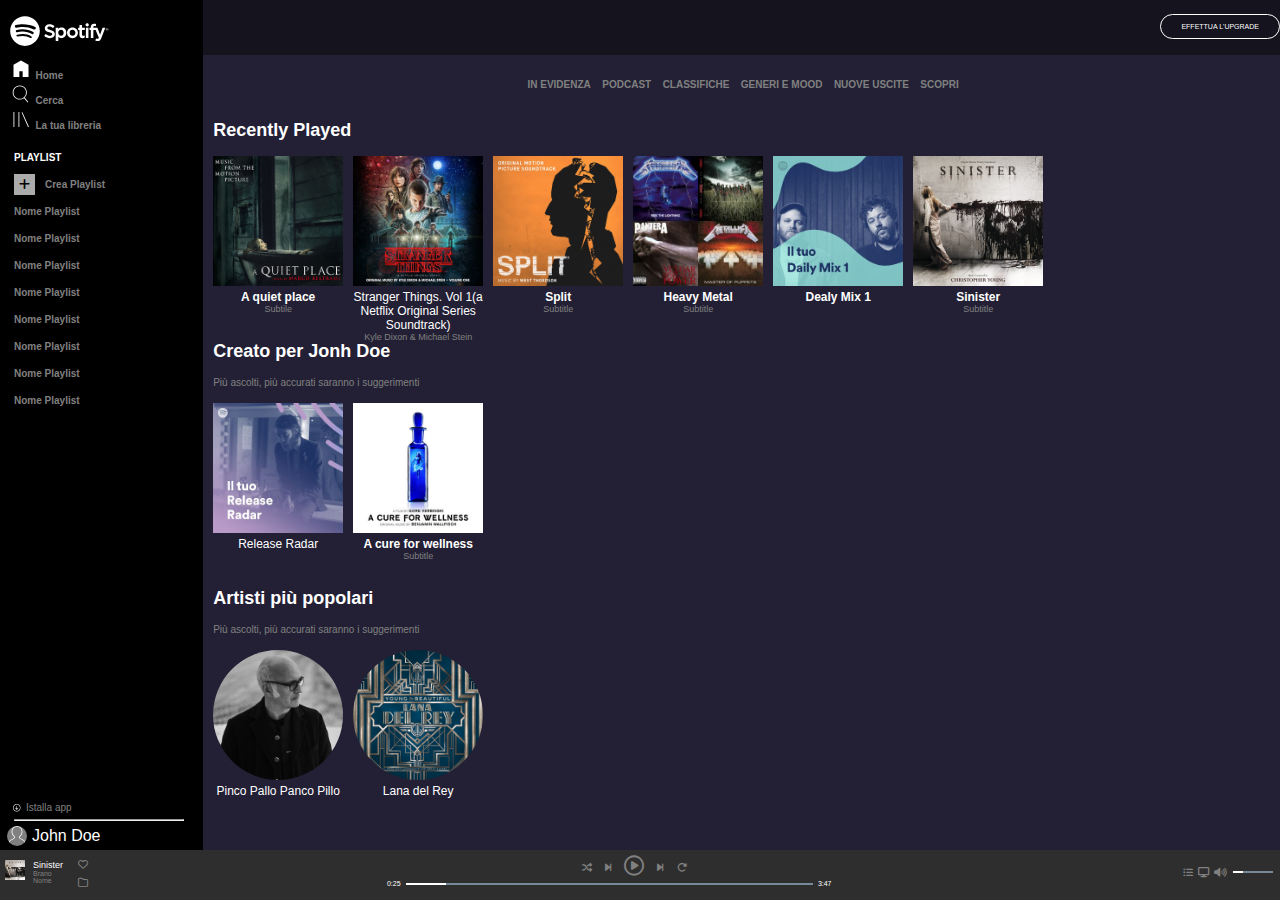
<file: index.html>
<!DOCTYPE html>
<html lang="it">
<head>
    <meta charset="UTF-8">
    <meta name="viewport" content="width=device-width, initial-scale=1.0">
    <title>Spotify</title>
    <link rel="stylesheet" href="https://cdnjs.cloudflare.com/ajax/libs/font-awesome/6.7.2/css/all.min.css" integrity="sha512-Evv84Mr4kqVGRNSgIGL/F/aIDqQb7xQ2vcrdIwxfjThSH8CSR7PBEakCr51Ck+w+/U6swU2Im1vVX0SVk9ABhg==" crossorigin="anonymous" referrerpolicy="no-referrer" />
    <link rel="stylesheet" href="./css/style.css">
    <meta name="viewport" content="width=device-width, initial-scale=1.0">
</head>
<body>
    <main>
        <!------------- Sidebar -------------->
        <div id="sidebar">
            <div class="row-s-t">
                <div class="col-s"><i class="fa-brands fa-spotify fa-lg" style="color: hwb(0 100% 0%);"></i></div>
                <div class="logoprinc"><img src="./img/logo.svg" alt=""></div>
                <div class="col-s"><img src="./img/home.svg" alt="">
                    <div class="menù">Home</div>
                </div>
                <div class="col-s"><img src="./img/search.svg" alt="">
                    <div class="menù">Cerca</div>
                </div>
                <div class="col-s"><img src="./img/libreria.svg" alt="">
                    <div class="menù">La tua libreria</div>
                </div>
                <div class="col-s-playlist">
                    <div class="playlist">PLAYLIST</div>
                    <div class="piùpiù"><span class="più"><i class="fa-solid fa-plus fa-lg" style="color: hsl(0, 0%, 0%);"></i></span>Crea Playlist</div>
                    <div class="np">Nome Playlist</div>
                    <div class="np">Nome Playlist</div>
                    <div class="np">Nome Playlist</div>
                    <div class="np">Nome Playlist</div>
                    <div class="np">Nome Playlist</div>
                    <div class="np">Nome Playlist</div>
                    <div class="np">Nome Playlist</div>
                    <div class="np">Nome Playlist</div>
                </div>
            </div>
            <div class="row-s-d">
                <div class="col-s-d"><img src="./img/profile.svg" alt=""><span class="underside-t">John Doe</span></div>
                <hr>
                <div class="col-s-d"><img src="./img/download.svg" alt=""><span class="underside-d">Istalla app</span></div>
            </div>
        </div>
        <!----------contenuto main------------>
        <div class="content">
            <header>
                <div class="row-h">
                    <div class="col-h">
                        <span class="btn">EFFETTUA L'UPGRADE</span>
                        <span class="btn-big">EFFETTUA L'UPGRADE</span>
                    </div>
                </div>
            </header>
            <div class="listacat">
                <ul>
                    <li class="listgrey"><b>IN EVIDENZA</b></li>                   
                    <li class="listgrey"><b>PODCAST</b></li>
                    <li class="listgrey"><b>CLASSIFICHE</b></li>
                    <li class="listgrey"><b>GENERI E MOOD</b></li>
                    <li class="listgrey"><b>NUOVE USCITE</b></li>
                    <li class="listgrey"><b>SCOPRI</b></li>
                    <li class="listwhite"><b>IN EVIDENZA</b></li>                   
                    <li class="listwhite"><b>PODCAST</b></li>
                    <li class="listwhite"><b>CLASSIFICHE</b></li>
                    <li class="listwhite"><b>GENERI E MOOD</b></li>
                    <li class="listwhite"><b>NUOVE USCITE</b></li>
                    <li class="listwhite"><b>SCOPRI</b></li>
                </ul>
            </div>
            <div class="titolocat"><b>Recently Played</b></div>
            <div class="row-m">
                <div class="col-m">
                    <div class="square"><img src="./img/album1.jpeg" alt="song1">
                        <div class="songtitle"><b>A quiet place</b></div>
                        <div class="subtitle">Subtile</div>
                    </div>
                    <div class="square"><img src="./img/album10.jpeg" alt="song8">
                        <div class="songtitle">Stranger Things. Vol 1(a Netflix Original Series Soundtrack)</div>
                        <div class="subtitle">Kyle Dixon & Michael Stein</div>
                    </div>
                    <div class="square"><img src="./img/album9.jpeg" alt="song3">
                        <div class="songtitle"><b>Split</b></div>
                        <div class="subtitle">Subtitle</div>
                    </div>
                    <div class="square"><img src="./img/album4.jpg" alt="song4">
                        <div class="songtitle"><b>Heavy Metal</b></div>
                        <div class="subtitle">Subtitle</div>
                    </div>
                    <div class="square"><img src="./img/album5.jpeg" alt="song5">
                        <div class="songtitle"><b>Dealy Mix 1</b></div>
                    </div>
                    <div class="square"><img src="./img/footerimg.jpeg" alt="song6">
                        <div class="songtitle"><b>Sinister</b></div>
                        <div class="subtitle">Subtitle</div>
                    </div>
                </div>
            </div>
            <div class="titolocat"><b>Creato per Jonh Doe</b></div>
            <div class="sottotit">Più ascolti, più accurati saranno i suggerimenti</div>
            <div class="row-m">
                <div class="col-m">
                    <div class="square"><img src="./img/album7.jpeg" alt="song7">
                        <div class="songtitle">Release Radar</div>
                    </div>
                    <div class="square"><img src="./img/album2.jpeg" alt="song2">
                        <div class="songtitle"><b>A cure for wellness</b></div>
                        <div class="subtitle">Subtitle</div>
                    </div>
                </div>
            </div>
            <div class="titolocat"><b>Artisti più popolari</b></div>
            <div class="sottotit">Più ascolti, più accurati saranno i suggerimenti</div>
            <div class="row-m">
                <div class="col-m">
                    <div class="square"><img class="bdradius" src="./img/album3.jpeg" alt="artista1">
                        <div class="songtitle">Pinco Pallo Panco Pillo</div>
                    </div>
                    <div class="square"><img class="bdradius" src="./img/album11.jpeg" alt="artista2">
                        <div class="songtitle">Lana del Rey</div>                        
                    </div>
                </div>
            </div>
        </div>
    </main>
        <!--------------footer -------------->
    <footer>
        <div class="container-footer">
            <div class="col-f-l">
                <div class="content-f-l">
                    <div class="minic-col-l"><img src="./img/footerimg.jpeg" alt="songplay"></div>
                    <div class="minic-col-l">
                        <div class="titolosong">Sinister</div>
                        <div class="songsong">Brano</div>
                        <div class="songsong">Nome</div>
                    </div>
                    <div class="isong">
                        <div>
                            <i class="fa-regular fa-heart"></i>
                        </div>
                        <div>
                        <i class="fa-regular fa-folder"></i>
                        </div>                       
                    </div>
                </div>
            </div>
            <div class="col-f-central">
                <div class="content-f">
                    <div class="playertop">
                        <div class="colplayer"><i class="fa-solid fa-shuffle"></i></div>
                        <div class="colplayer"><i class="fa-solid fa-forward-step"></i></div>
                        <div class="colplayer"><i class="fa-regular fa-circle-play fa-lg"></i></div>
                        <div class="colplayer"><i class="fa-solid fa-forward-step"></i></div>
                        <div class="colplayer"><i class="fa-solid fa-rotate-right"></i></div>
                    </div>
                </div>
                    <div class="playerdown">
                        <div class="colbarl">0:25</div>
                        <div class="colbarcentral">
                            <div class="barrascura">
                            </div>
                            <div class="barrachiara"></div>
                        </div>
                        <div class="colbarr">3:47</div>
                    </div>
            </div>
            <div class="col-f-r">
                <div class="content-f-r">
                    <div class="icon"><i class="fa-solid fa-list-ul"></i></div>
                    <div class="icon"><i class="fa-solid fa-display"></i></div>
                    <div class="icon"><i class="fa-solid fa-volume-high"></i></div>
                    <div class="barrapiccola">
                        <div class="barrapicgrigia"></div>
                        <div class="barrapicbianca"></div>
                    </div>
                </div>
            </div>
        </div>
    </footer>
</body>
</html>
</file>
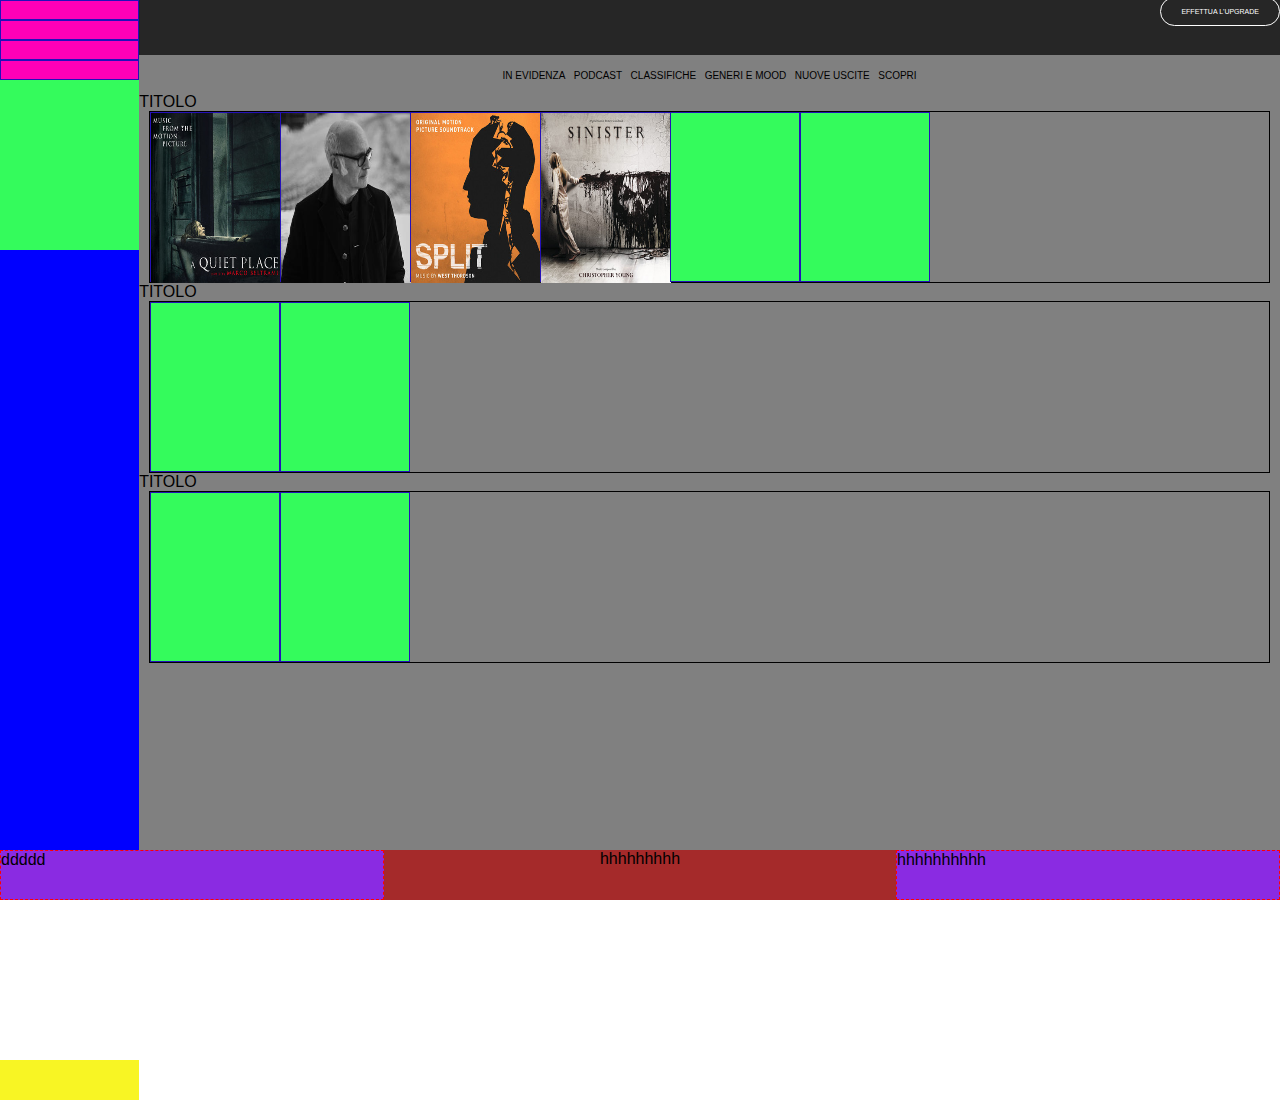
<file: spotify/index.html>
<!DOCTYPE html>
<html lang="it">
<head>
    <meta charset="UTF-8">
    <meta name="viewport" content="width=device-width, initial-scale=1.0">
    <title>Spotify</title>
    <link rel="stylesheet" href="./css/style.css">
    <meta name="viewport" content="width=device-width, initial-scale=1.0">
</head>
<body>
    <main>
        <!------------- Sidebar -------------->
        <div id="sidebar">
            <div class="row-s-t">
                <div class="col-s"></div>
                <div class="col-s"></div>
                <div class="col-s"></div>
                <div class="col-s"></div>
                <div class="col-s-playlist"></div>
            </div>
            <div class="row-s-d">
                <div class="col-s-d"></div>
                <div class="col-s-d"></div>
            </div>
        </div>
        <!----------contenuto main------------>
        <div class="content">
            <header>
                <div class="row-h">
                    <div class="col-h">
                        <span class="btn">EFFETTUA L'UPGRADE</span>
                    </div>
                </div>
            </header>
            <div class="listacat">
                <ul>
                    <li>IN EVIDENZA</li>
                    <li>PODCAST</li>
                    <li>CLASSIFICHE</li>
                    <li>GENERI E MOOD</li>
                    <li>NUOVE USCITE</li>
                    <li>SCOPRI</li>
                </ul>
            </div>
            <div>TITOLO</div>
            <div class="row-m">
                <div class="col-m">
                    <div class="square"><img src="./img/aquietplace.jpeg" alt=""></div>
                    <div class="square"><img src="./img/einaudi.jpeg" alt=""></div>
                    <div class="square"><img src="./img/split.jpeg" alt=""></div>
                    <div class="square"><img src="./img/sinister.jpeg" alt=""></div>
                    <div class="square"></div>
                    <div class="square"></div>
                </div>
            </div>
            <div>TITOLO</div>
            <div class="row-m">
                <div class="col-m">
                    <div class="square"></div>
                    <div class="square"></div>
                </div>
            </div>
            <DIV>TITOLO</DIV>
            <div class="row-m">
                <div class="col-m">
                    <div class="square"></div>
                    <div class="square"></div>

                </div>
            </div>
        </div>
    </main>
        <!--------------footer -------------->
    <footer>
        <div class="container-footer">
            <div class="col-f">
                <div class="content-f">ddddd</div>
            </div>
            <div class="col-f-central">
                <div class="content-f">hhhhhhhhh</div>
            </div>
            <div class="col-f">
                <div class="content-f">hhhhhhhhhh</div>
            </div>
        </div>
    </footer>
</body>
</html>
</file>
<file: css/style.css>
/* /////////----RULES----////////// */
/* //////////////////////////////// */

*{
    padding: 0;
    margin: 0;
    box-sizing: border-box;
}

body{
    font-family: Arial, Helvetica, sans-serif;
}

/* .cursor{
    width: 50px;
    height: 50px;
    border: 2px solid #ffffff;
}

.cursor-click-effect{
    width:50px;
    height: 50px;
    border: 2px soid #ffffff;
    border-radius: 50%;
    position: absolute;
    pointer-events: none;
    translate: translate;
    animation: clickEffect 0.4s ease-out forwards;
} */
/* ////////----HEADER----/////////// */
/* //////////////////////////////// */

header{
    position: sticky;
    height: 55px;
    background-color: #14131e;
    top: 0;
    text-align: right;
}

.row-h{
    height: 50px;
}

.col-h{
    height: 50px;
    padding-top: 15px;
}

.btn{
    display: inline;
    border: 1px solid white;
    color: white;
    padding: 8px 20px;
    border-radius: 50px;
    font-size: 7px;
}

.btn-big{
    display: none;
    border: 1px solid white;
    color: white;
    padding: 10px 22px;
    border-radius: 50px;
    font-size: 10px;
}
/* ////////----MAIN----/////////// */
/* //////////////////////////////// */
.listacat{
    text-align: center;
    margin-top: 10px;
    margin-bottom: 10px;
    /* display: inline; */

}

.listacat .listgrey{
    color: gray;
    list-style-type: none;
    display: inline;
    font-size: x-small;
    padding: 2px;
    padding-left: 5px;
    line-height: 40px;
}

.listacat .listwhite{
    color: #ffffff;
    list-style-type: none;
    display: none;
    font-size: x-small;
    padding: 2px;
    padding-left: 5px;
    line-height: 40px;
}

main{
    height: calc(100vh - 50px);
    background-color: rgb(35, 32, 53);
    display: flex;
    width: 100%;
}

.content{
    width: 100%;
    overflow-y: auto;
}

.titolocat{
    font-size: large;
    color: white;
    margin-left: 10px;
    margin-top: 15px;
    margin-bottom: 15px;
}

.sottotit{
    font-size: x-small;
    color: gray;
    margin-bottom: 15px;
    margin-left: 10px;
}

.row-m{
    display: flex;
}

.col-m{
    gap:30px 10px;
    height:100%;    
    width:100%;
    /* height: 80%; */
    /* border: 1px solid black; */
    display: flex;
    flex-wrap: wrap;
    margin: 0 10px;
}

.square{
    width: 130px;
    height: 170px;
    /* background-color: #34fb5c;
    border:1px solid #2411b8; */
}

.content img{
    width: 130px;
    height: 130px;
}

.bdradius{
    border-radius: 50%;
}

.songtitle{
    color: white;
    font-size: 12px;
    text-align: center;
}

.subtitle{
    font-size: 9px;
    text-align: center;
    color: gray;
}

/* ////////----SIDEBAR----/////////// */
/* //////////////////////////////// */

#sidebar{
    height: calc(100vh - 50px);
    height: 100%;
    width: 30px;
    background-color: hsl(0, 0%, 0%);
    display: flex;
    flex-direction: column;
    justify-content: space-between;
    text-align: center;
    padding: 4px;
}

.row-s-t :first-child img{
    width: 25px;
    height: 25px;
    color: #ffffff;
}

.row-s-t img{
    width: 20px;
    height: 20px;
}

.row-s-d :first-child img{
    width: 20px;
    height: 20px; 
}
.row-s-d :last-child img{
    width: 10px;
    height: 10px; 
}


.row-s-t{
    display: flex;
    flex-direction: column;
}

.col-s{
    width: 100%;
    height: 25px;
    
    /* background-color: #ff00b7; */
    /* border:1px solid #2411b8; */
}

.col-s-playlist{
    display: none;
    width: 100%;
    height: 170px;
    color:gray;
    font-size: 10px;
    line-height: 27px;
    font-weight: 600;
    /* background-color: #34fb5c; */
    
}

.row-s-d{
    /* height: 354px; */
    /* height: 100%; */
    display: flex;
    flex-direction: column-reverse;
    justify-content: flex-start;
    text-align: left;
    margin-left: 10px;
}

.col-s-d{
    width: 100%;
    height: 20px;
    /* background-color: rgb(248, 245, 36); */
}

.logoprinc{
    display:none;
    width: 111px;
    height: 30px;
}

.logoprinc img{
    width: 111px;
    height: 30px;
    margin-top: -13px;

}

.menù{
    display: none;
    color: gray;
    font-size: 10px;
    font-weight: 600;
}

.playlist{
    font-size: 10px;
    font-weight: 600;
    color: #ffffff;
    margin-top: 10px;
    text-align: left;
    margin-left: 10px
}

.più{
    background-color: #acabab;
    padding: 5px;
    text-align: left;
    
    margin-right: 10px;
}

.piùpiù{
    text-align: left;
    margin-left: 10px
}

.np{
    text-align: left;
    margin-left: 10px
}

.underside-d{
    color: gray;
    font-size: 10px;
    margin-left: 5px;
    vertical-align: middle;
    display: none;
}

.underside-t{
    color: white;
    margin-left: 5px;
    margin-bottom: 5px;
    vertical-align: middle;
    display: none;
}

.row-s-d hr{
    margin-top: 1px;
    margin-bottom: 5px;
    margin-right: 15px;
    background-color: gray;
    display: none;
}

.col-s-d:first-child img{
    background-color: gray;
    border-radius: 50%;
    vertical-align: middle;
    margin-left: -7px;
}

.col-s-d:last-child img{
    vertical-align: middle;
    margin-left: -3px;
}
/* ////////----FOOTER----/////////// */
/* //////////////////////////////// */

footer{
    height: 50px;
    background-color: hwb(0 18% 82%);
}

.container-footer{
    width: 100%;
    height: 50px;
    display: flex;
    justify-content: space-between;
}

.content-f-l{
    display: flex;
}


.content-f{
    width: 100px;
    margin-left: auto;
    margin-right: auto;
}

.col-f-central{
    width: 40%;
}

.col-f-l,.col-f-r{
    width: 30%;
    /* background-color: blueviolet; */
    /* border: 1px dashed red; */
}

.col-f-l :first-child img{
    width: 20px;
    height: 20px;
}

.titolosong{
    font-size: 9px;
    color: #ffffff;
    padding-left: 3px;
}

.songsong{
    font-size: 7px;
    color: gray;
    padding-left: 3px;
}

.minic-col-l{
    padding-top:10px ;
    padding-bottom:5px ;
    padding-left: 5px;
}

footer i{
    font-size: x-small;
    color: gray;
}

.isong{
    margin-top: 4px;
    margin-bottom: 10px;
    margin-left: 15px;
}

.playertop{
    display: flex;
    justify-content: space-between;
    padding-left: 5px;
    padding-top: 7px;
    margin-left: -10px;


}
.playerdown{
    display: flex;
}

.coldplayer{
    padding: 20px;
}

.playertop:nth-child(3){
    font-size: larger;
}

.colbarcentral{
    width: 80%;
}

.colbar{
    width: 20%;
}

.barrascura{
    padding: 1px;
    background-color: lightslategrey;
    width: 100%;
    margin-top: 8px;
    cursor: pointer;
}

.barrachiara{
    padding: 1px;
    background-color: #ffffff;
    width: 10%;
    margin-top: -2px;
}

.colbarl{
    font-size: 7px;
    color: #ffffff;
    padding: 5px;
}
.colbarr{
    font-size: 7px;
    color: #ffffff;
    padding: 5px;
}

/* .icon{
    width: 15%;
} */

.barrapiccola{
    width: 55%
}

.content-f-r{
    display: flex;
}

.content-f-r .icon{
    margin-top: 12px;
}

.barrapicgrigia{
    padding: 1px;
    background-color: lightslategrey;
    width: 40px;
    margin-top: 21px;
    margin-left: 6px;
}
.barrapicbianca{
    padding: 1px;
    background-color: #ffffff;
    width: 10px;
    margin-top: -2px;
    margin-left: 6px;   
}

.icon{
    margin-left: 5px;
}

.col-f-r{
    margin-right: 7px;
    display: flex;
    justify-content: flex-end;
}
/* //////////////////SCROLL BAR////////////////// */
/* ////////////////////////////////////////////// */
/* width */
::-webkit-scrollbar {
    width: 10px;
  }

  /* Track */
  ::-webkit-scrollbar-track {
    background: #f1f1f1;
  }

  /* Handle */
  ::-webkit-scrollbar-thumb {
    background: rgb(213, 211, 211);
  }

  /* Handle on hover */
  ::-webkit-scrollbar-thumb:hover {
    background: rgb(93, 94, 94);
  }

  /* Border */
  ::-webkit-scrollbar-thumb {
    border-radius: 25%;
  }

  ::-webkit-scrollbar-thumb{
    padding: 100px;
  }

/* //////////////////HOVER//////////////////////
///////////////////////////////////////////// */

.col-h:hover .btn{
    display: none;
}

.col-h:hover .btn-big{
    display: inline;
}

.listacat:hover .listgrey{
    display: none;
}

.listacat:hover .listwhite{
    display: inline;
}
/* //////////////////MEDIA QUERY////////////////// */
/* /////////////////////////////////////////////// */
@media screen and (min-width:400px){
    #sidebar{
        width: 240px;
    }

    .fa-brands{
        display: none;
    }

    .col-s{
        text-align: left;
        margin-left: 7px;
    }
    .logoprinc,.col-s-playlist,.menù,.row-s-d hr,.underside-d,.underside-t{
        display: inline;
    }
}

@media screen and (min-width:630px){

}


@media screen and (min-width:940px){
}
</file>
<file: spotify/css/style.css>
/* /////////----RULES----////////// */
/* //////////////////////////////// */

*{
    padding: 0;
    margin: 0;
    box-sizing: border-box;
}

body{
    font-family: Arial, Helvetica, sans-serif;
}

/* ////////----HEADER----/////////// */
/* //////////////////////////////// */

header{
    position: sticky;
    height: 55px;
    background-color: hsl(0, 0%, 15%);
    top: 0;
    text-align: right;
}

.btn{
    display: inline;
    border: 1px solid white;
    color: white;
    padding: 10px 20px;
    border-radius: 50px;
    font-size: 7px;
}

/* ////////----MAIN----/////////// */
/* //////////////////////////////// */
.listacat{
    text-align: center;
    margin-top: 10px;
    margin-bottom: 10px;
}

.listacat ul li{
    list-style-type: none;
    display: inline;
    font-size: x-small;
    padding: 2px;
}

main{
    height: calc(100vh - 50px);
    background-color: grey;
    display: flex;
}


.content{
    width: calc(100% - 50px);
    overflow-y: auto;
}

.row-m{
    display: flex;
}

.col-m{
    height:100%;    
    width:100%;
    height: 80%;
    border: 1px solid black;
    display: flex;
    flex-wrap: wrap;
    margin: 0 10px;
}

.square{
    width: 130px;
    height: 170px;
    background-color: #34fb5c;
    border:1px solid #2411b8;
}

.content img{
    width: 130px;
    height: 170px;
}
/* ////////----SIDEBAR----/////////// */
/* //////////////////////////////// */

#sidebar{
    height: calc(100vh - 50px);
    /* height: 100%; */
    width: 50px;
    background-color: blue;
}

.row-s-t{
    display: flex;
    flex-direction: column;
}

.col-s{
    width: 100%;
    height: 20px;
    background-color: #ff00b7;
    border:1px solid #2411b8;
}

.col-s-playlist{
    display: none;
    width: 100%;
    height: 170px;
    background-color: #34fb5c;
}

.row-s-d{
    /* height: 354px; */
    height: 100%;
    display: flex;
    flex-direction: column-reverse;
    justify-content: flex-start;
}

.col-s-d{
    width: 100%;
    height: 20px;
    background-color: rgb(248, 245, 36);
}

/* ////////----FOOTER----/////////// */
/* //////////////////////////////// */

footer{
    height: 50px;
    background-color: brown;
}

.container-footer{
    height: 50px;
    display: flex;
    justify-content: space-between;
}

.col-f-central .content-f{
    width: 40%;
}

.col-f{
    width: 30%;
    background-color: blueviolet;
    border: 1px dashed red;
}
/* //////////////////SCROLL BAR////////////////// */
/* ////////////////////////////////////////////// */
/* width */
::-webkit-scrollbar {
    width: 10px;
  }

  /* Track */
  ::-webkit-scrollbar-track {
    background: #f1f1f1;
  }

  /* Handle */
  ::-webkit-scrollbar-thumb {
    background: rgb(213, 211, 211);
  }

  /* Handle on hover */
  ::-webkit-scrollbar-thumb:hover {
    background: hwb(140 4% 52%);
  }

  /* Border */
  ::-webkit-scrollbar-thumb {
    border-radius: 25%;
  }

  ::-webkit-scrollbar-thumb{
    padding: 100px;
  }


/* //////////////////MEDIA QUERY////////////////// */
/* /////////////////////////////////////////////// */
@media screen and (min-width:400px){
    #sidebar{
        width: 150px;
    }
    .col-s-playlist{
        display: inline;
}
}

@media screen and (min-width:630px){

}


@media screen and (min-width:940px){
}
</file>
